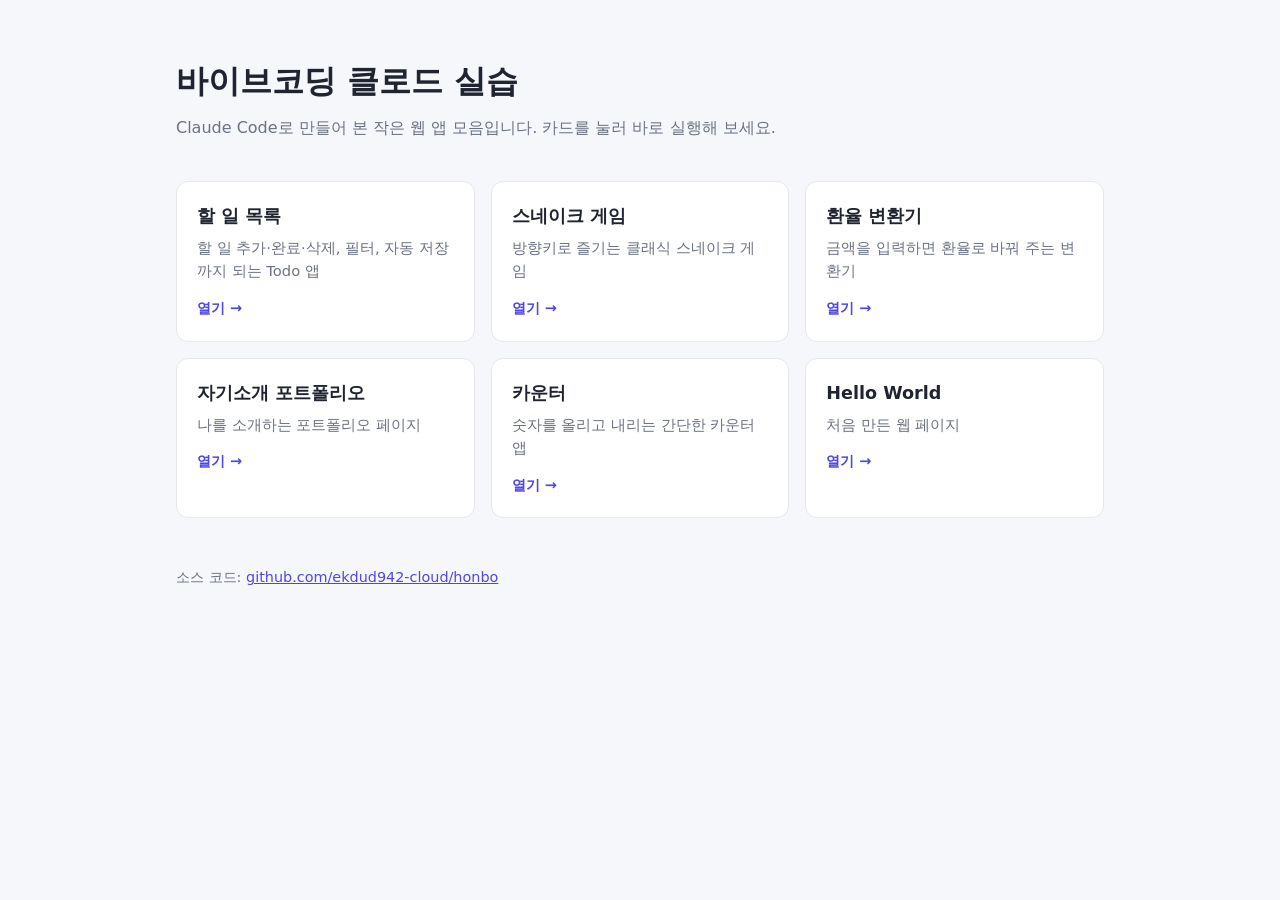
<file: index.html>
<!DOCTYPE html>
<html lang="ko">
<head>
  <meta charset="UTF-8">
  <meta name="viewport" content="width=device-width, initial-scale=1.0">
  <title>바이브코딩 클로드 실습</title>
  <style>
    :root {
      --bg: #f6f7fb;
      --card: #ffffff;
      --text: #1f2430;
      --muted: #6b7280;
      --accent: #4f46e5;
      --border: #e5e7eb;
    }
    @media (prefers-color-scheme: dark) {
      :root {
        --bg: #12141a;
        --card: #1c1f28;
        --text: #eceef3;
        --muted: #9aa1b0;
        --accent: #8b87ff;
        --border: #2b2f3b;
      }
    }
    * { box-sizing: border-box; }
    body {
      margin: 0;
      background: var(--bg);
      color: var(--text);
      font-family: "Pretendard", "Malgun Gothic", system-ui, sans-serif;
      line-height: 1.6;
    }
    main { max-width: 960px; margin: 0 auto; padding: 56px 16px 72px; }
    h1 { margin: 0 0 8px; font-size: 2rem; }
    .lead { margin: 0 0 40px; color: var(--muted); }
    .grid {
      display: grid;
      grid-template-columns: repeat(auto-fill, minmax(260px, 1fr));
      gap: 16px;
    }
    .card {
      display: block;
      padding: 20px;
      background: var(--card);
      border: 1px solid var(--border);
      border-radius: 12px;
      color: inherit;
      text-decoration: none;
      transition: transform .15s, border-color .15s;
    }
    .card:hover, .card:focus-visible {
      transform: translateY(-2px);
      border-color: var(--accent);
    }
    .card h2 { margin: 0 0 6px; font-size: 1.1rem; }
    .card p { margin: 0 0 12px; color: var(--muted); font-size: .92rem; }
    .go { color: var(--accent); font-size: .9rem; font-weight: 600; }
    footer { margin-top: 48px; color: var(--muted); font-size: .9rem; }
    footer a { color: var(--accent); }
  </style>
</head>
<body>
  <main>
    <h1>바이브코딩 클로드 실습</h1>
    <p class="lead">Claude Code로 만들어 본 작은 웹 앱 모음입니다. 카드를 눌러 바로 실행해 보세요.</p>

    <div class="grid">
      <a class="card" href="To%20do/">
        <h2>할 일 목록</h2>
        <p>할 일 추가·완료·삭제, 필터, 자동 저장까지 되는 Todo 앱</p>
        <span class="go">열기 →</span>
      </a>
      <a class="card" href="Snake%20game/">
        <h2>스네이크 게임</h2>
        <p>방향키로 즐기는 클래식 스네이크 게임</p>
        <span class="go">열기 →</span>
      </a>
      <a class="card" href="fxconveter/">
        <h2>환율 변환기</h2>
        <p>금액을 입력하면 환율로 바꿔 주는 변환기</p>
        <span class="go">열기 →</span>
      </a>
      <a class="card" href="My-Portfolio/">
        <h2>자기소개 포트폴리오</h2>
        <p>나를 소개하는 포트폴리오 페이지</p>
        <span class="go">열기 →</span>
      </a>
      <a class="card" href="Counter/">
        <h2>카운터</h2>
        <p>숫자를 올리고 내리는 간단한 카운터 앱</p>
        <span class="go">열기 →</span>
      </a>
      <a class="card" href="Hello-world/">
        <h2>Hello World</h2>
        <p>처음 만든 웹 페이지</p>
        <span class="go">열기 →</span>
      </a>
    </div>

    <footer>
      소스 코드: <a href="https://github.com/ekdud942-cloud/honbo">github.com/ekdud942-cloud/honbo</a>
    </footer>
  </main>
</body>
</html>
</file>
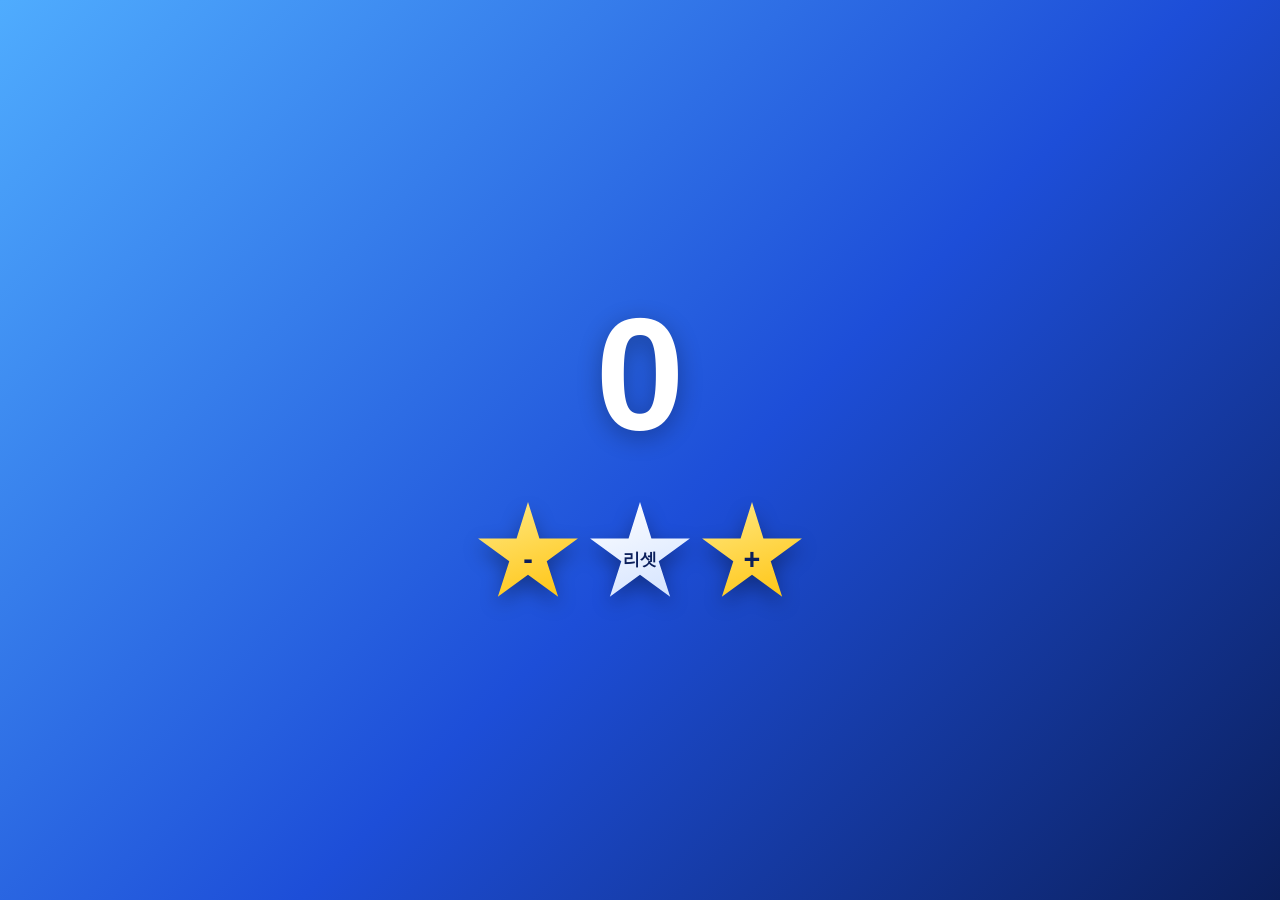
<file: count/index.html>
<!DOCTYPE html>
<html lang="ko">
<head>
  <meta charset="UTF-8">
  <meta name="viewport" content="width=device-width, initial-scale=1.0">
  <title>카운터</title>
  <link rel="stylesheet" href="style.css">
</head>
<body>
  <main class="counter">
    <!-- 현재 숫자 표시 영역 -->
    <div id="count" class="count">0</div>

    <!-- 증가 / 감소 / 리셋 버튼 -->
    <div class="buttons">
      <button id="decrease" aria-label="감소">-</button>
      <button id="reset">리셋</button>
      <button id="increase" aria-label="증가">+</button>
    </div>
  </main>
  <script src="main.js"></script>
</body>
</html>
</file>
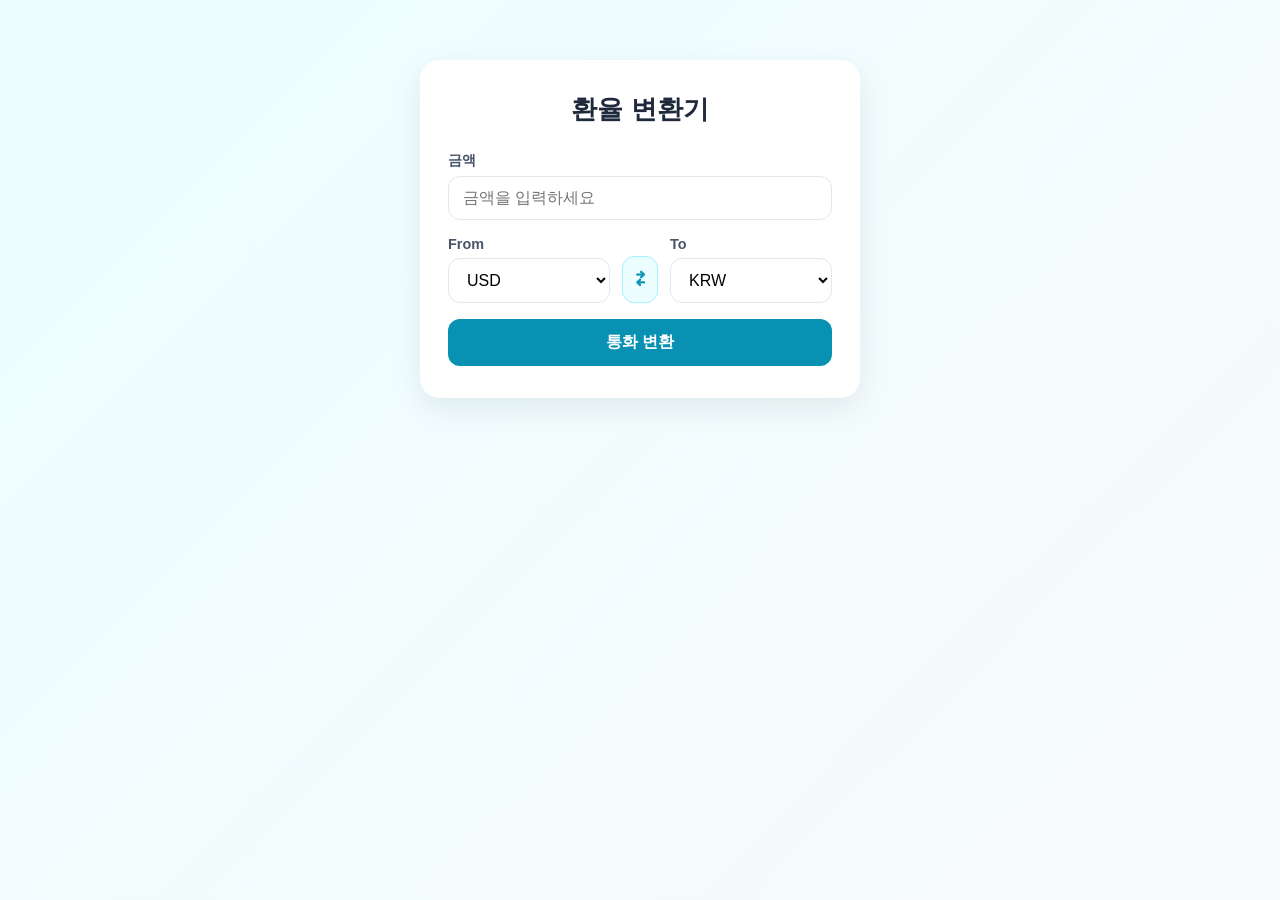
<file: fxconveter/index.html>
<!DOCTYPE html>
<html lang="ko">
<head>
  <meta charset="UTF-8">
  <meta name="viewport" content="width=device-width, initial-scale=1.0">
  <title>환율 변환기</title>
  <link rel="stylesheet" href="style.css">
</head>
<body>
  <main class="card">
    <h1 class="title">환율 변환기</h1>

    <label class="field">
      <span>금액</span>
      <input type="number" id="amount" min="0" step="any" inputmode="decimal" placeholder="금액을 입력하세요">
    </label>

    <div class="row">
      <label class="field">
        <span>From</span>
        <select id="from-currency">
          <option value="USD" selected>USD</option>
          <option value="EUR">EUR</option>
          <option value="KRW">KRW</option>
          <option value="JPY">JPY</option>
        </select>
      </label>

      <button type="button" id="swap-btn" class="swap-btn" aria-label="From과 To 통화 교환" title="통화 교환">⇄</button>

      <label class="field">
        <span>To</span>
        <select id="to-currency">
          <option value="USD">USD</option>
          <option value="EUR">EUR</option>
          <option value="KRW" selected>KRW</option>
          <option value="JPY">JPY</option>
        </select>
      </label>
    </div>

    <button type="button" id="convert-btn" class="convert-btn">통화 변환</button>

    <div id="result" class="result" aria-live="polite"></div>
  </main>

  <script src="main.js"></script>
</body>
</html>
</file>
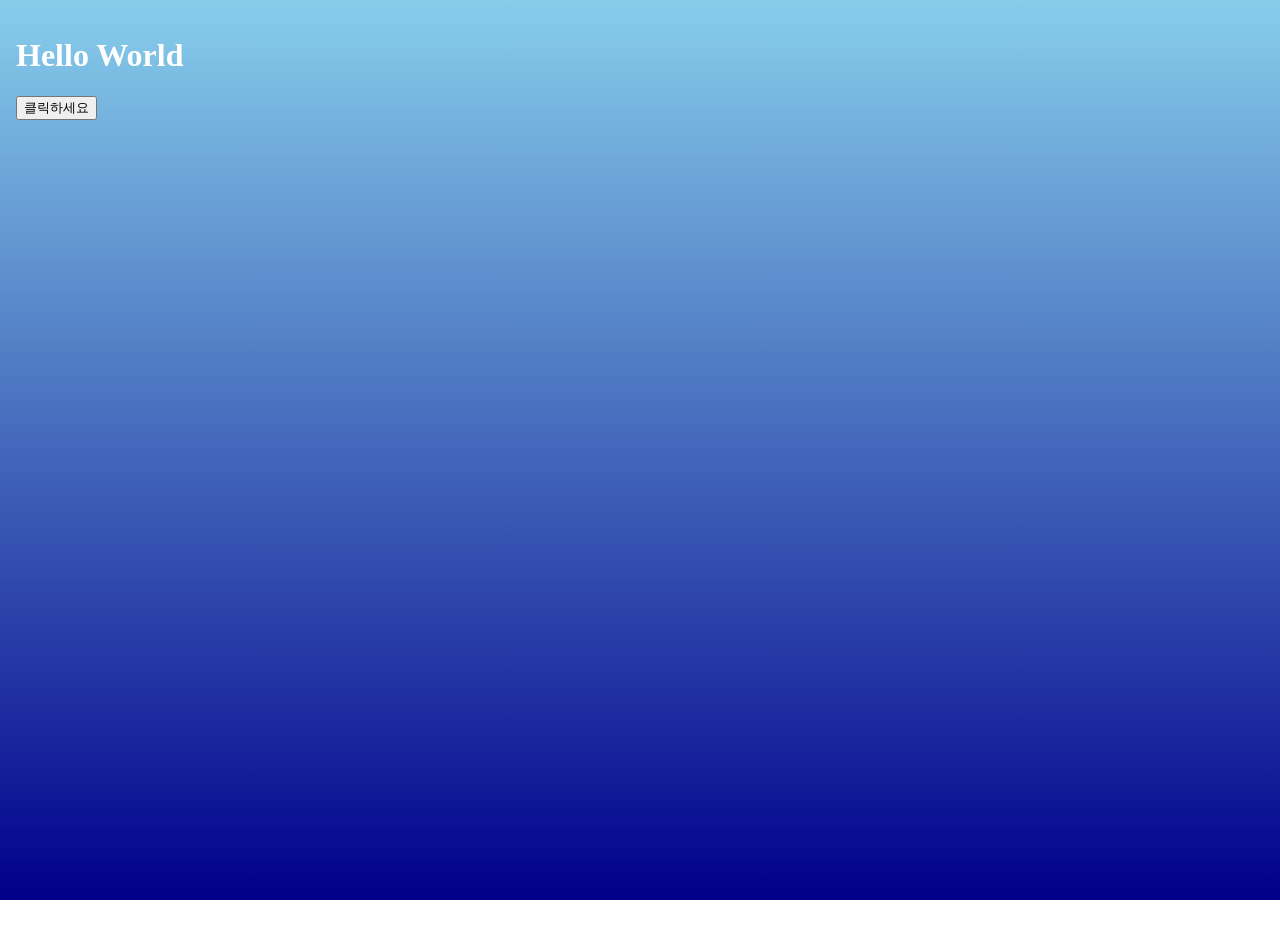
<file: Hello-world/index.html>
<!DOCTYPE html>
<html lang="ko">
<head>
  <meta charset="UTF-8">
  <meta name="viewport" content="width=device-width, initial-scale=1.0">
  <title>My first web page</title>
  <link rel="stylesheet" href="style.css">
</head>
<body>
  <h1>Hello World</h1>
  <button>클릭하세요</button>
</body>
</html>
</file>
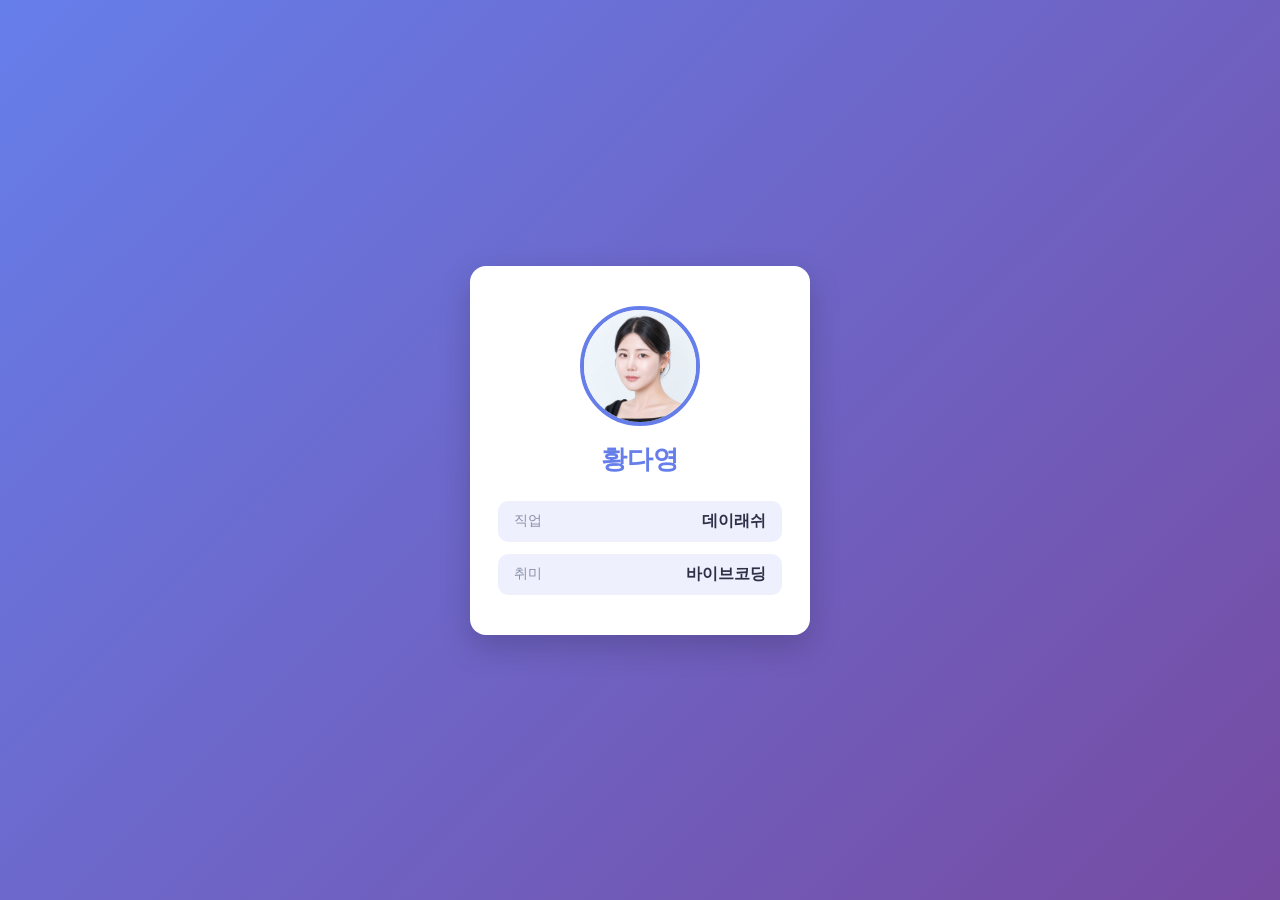
<file: My-Portfolio/index.html>
<!DOCTYPE html>
<html lang="ko">
<head>
  <meta charset="UTF-8">
  <meta name="viewport" content="width=device-width, initial-scale=1.0">
  <title>황다영 | 자기소개</title>
  <link rel="stylesheet" href="style.css">
</head>
<body>
  <div class="card">
    <img class="avatar" src="profile.png" alt="황다영 프로필 사진">
    <h1 class="name">황다영</h1>
    <div class="info">
      <div class="row">
        <span class="label">직업</span>
        <span class="value">데이래쉬</span>
      </div>
      <div class="row">
        <span class="label">취미</span>
        <span class="value">바이브코딩</span>
      </div>
    </div>
  </div>
  <script src="main.js"></script>
</body>
</html>
</file>
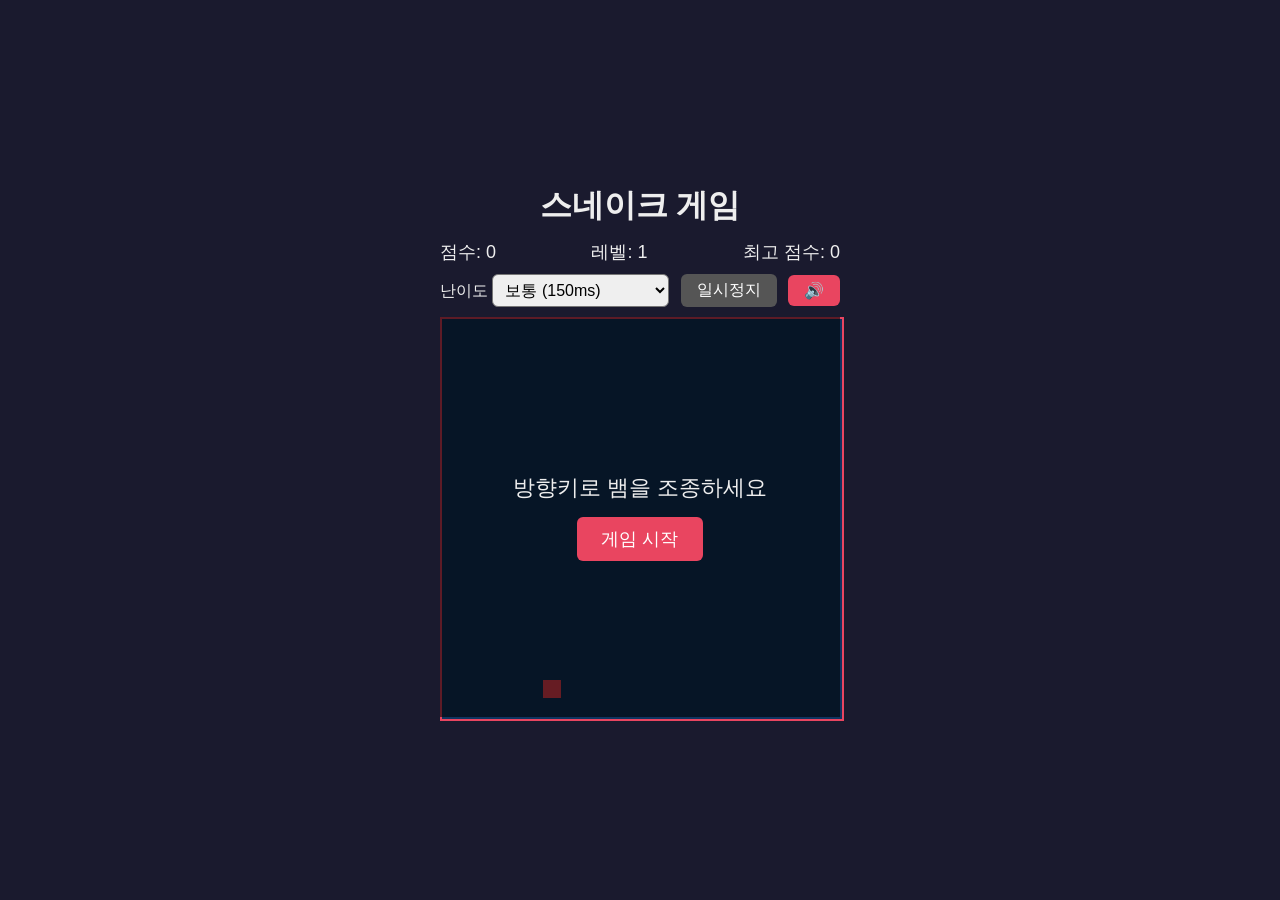
<file: Snake game/index.html>
<!DOCTYPE html>
<html lang="ko">
<head>
  <meta charset="UTF-8">
  <meta name="viewport" content="width=device-width, initial-scale=1.0">
  <title>스네이크 게임</title>
  <link rel="stylesheet" href="style.css">
</head>
<body>
  <main class="game">
    <h1>스네이크 게임</h1>
    <div class="scores">
      <div>점수: <span id="score">0</span></div>
      <div>레벨: <span id="level">1</span></div>
      <div>최고 점수: <span id="highScore">0</span></div>
    </div>
    <div class="controls">
      <label>난이도
        <select id="difficulty">
          <option value="200">쉬움 (200ms)</option>
          <option value="150" selected>보통 (150ms)</option>
          <option value="100">어려움 (100ms)</option>
          <option value="50">매우 어려움 (50ms)</option>
        </select>
      </label>
      <button id="pauseBtn" disabled>일시정지</button>
      <button id="muteBtn" title="소리 켜기/끄기">🔊</button>
    </div>
    <div class="board">
      <canvas id="canvas" width="400" height="400"></canvas>
      <div id="overlay" class="overlay">
        <p id="message">방향키로 뱀을 조종하세요</p>
        <button id="startBtn">게임 시작</button>
        <button id="restartBtn" class="hidden">다시 시작</button>
      </div>
    </div>
  </main>
  <script src="main.js"></script>
</body>
</html>
</file>
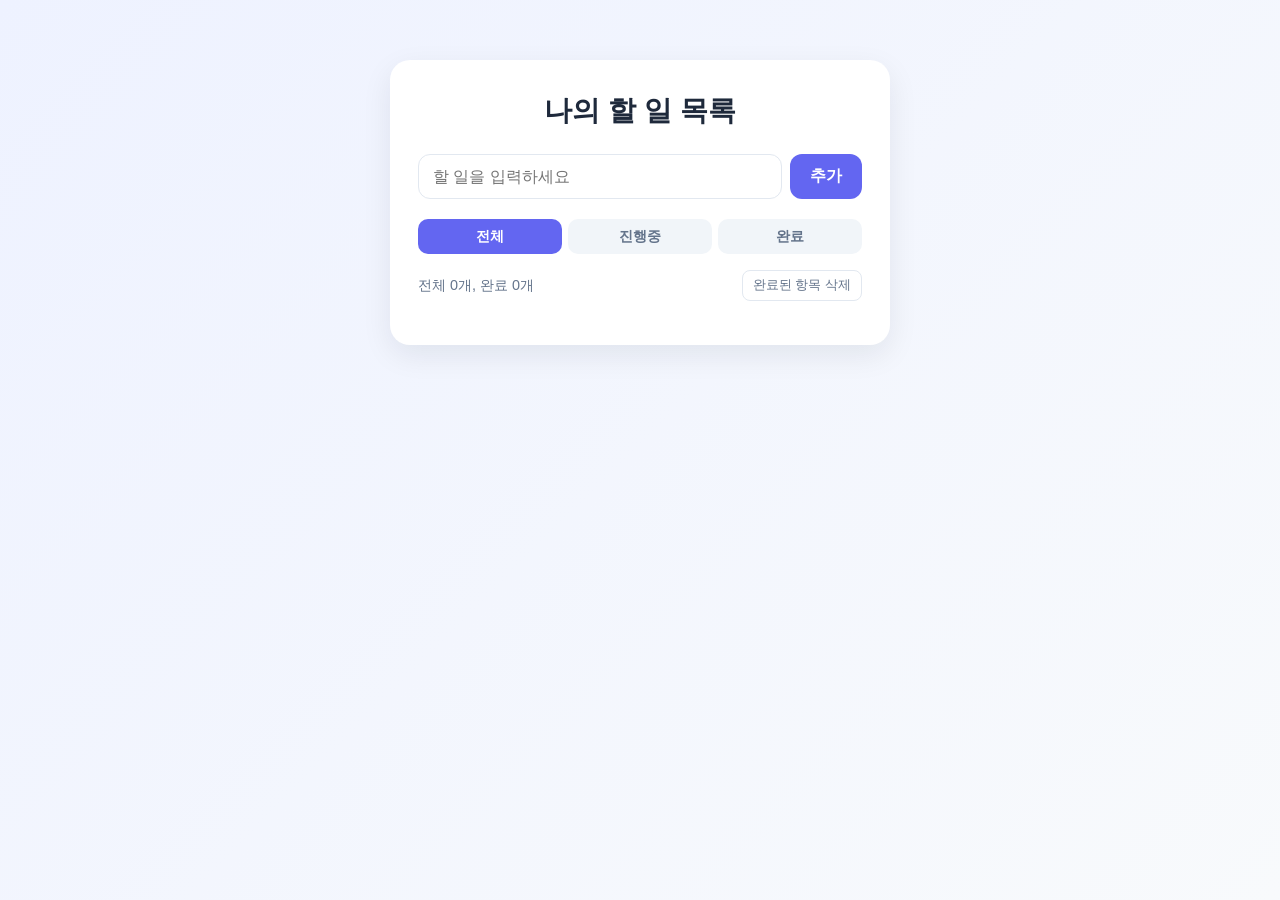
<file: To do/index.html>
<!DOCTYPE html>
<html lang="ko">
<head>
  <meta charset="UTF-8">
  <meta name="viewport" content="width=device-width, initial-scale=1.0">
  <title>나의 할 일 목록</title>
  <link rel="stylesheet" href="style.css">
</head>
<body>
  <main class="card">
    <h1 class="title">나의 할 일 목록</h1>

    <form class="todo-form" onsubmit="return false;">
      <input type="text" id="todo-input" class="todo-input" placeholder="할 일을 입력하세요" autocomplete="off">
      <button type="submit" id="add-btn" class="add-btn">추가</button>
    </form>

    <div class="filters" id="filters">
      <button type="button" class="filter-btn active" data-filter="all">전체</button>
      <button type="button" class="filter-btn" data-filter="active">진행중</button>
      <button type="button" class="filter-btn" data-filter="completed">완료</button>
    </div>

    <div class="list-info">
      <p id="todo-count" class="todo-count">전체 0개, 완료 0개</p>
      <button type="button" id="clear-completed-btn" class="clear-btn">완료된 항목 삭제</button>
    </div>

    <ul id="todo-list" class="todo-list"></ul>
  </main>

  <script src="main.js"></script>
</body>
</html>
</file>
<file: count/style.css>
/* 화면 전체를 중앙 정렬 + 파랑 그라데이션 배경 */
body {
  margin: 0;
  min-height: 100vh;
  display: flex;
  justify-content: center;
  align-items: center;
  background: linear-gradient(135deg, #4facfe 0%, #1d4ed8 55%, #0b1f5c 100%);
  font-family: "Pretendard", "Malgun Gothic", sans-serif;
}

.counter {
  text-align: center;
}

/* 크고 굵은 숫자 */
.count {
  font-size: 10rem;
  font-weight: 800;
  line-height: 1;
  color: #fff;
  margin-bottom: 48px;
  text-shadow: 0 6px 24px rgba(0, 0, 0, 0.3);
  transition: color 0.2s;
}

/* 양수: 초록 (파랑 배경에서 잘 보이는 밝은 톤) */
.count.positive {
  color: #6ee7a0;
}

/* 음수: 빨강 */
.count.negative {
  color: #ff8a8a;
}

/* 별 모양은 clip-path로 box-shadow가 잘리므로 컨테이너에 drop-shadow 적용 */
.buttons {
  display: flex;
  gap: 8px;
  justify-content: center;
  align-items: center;
  filter: drop-shadow(0 8px 10px rgba(0, 0, 0, 0.35));
}

/* 별모양 버튼 */
button {
  width: 104px;
  height: 104px;
  padding: 10px 0 0;
  font-size: 1.8rem;
  font-weight: 800;
  color: #0b1f5c;
  background: linear-gradient(160deg, #ffe985, #ffc107);
  border: none;
  cursor: pointer;
  clip-path: polygon(
    50% 0%, 61% 35%, 98% 35%, 68% 57%, 79% 91%,
    50% 70%, 21% 91%, 32% 57%, 2% 35%, 39% 35%
  );
  transition: transform 0.2s, filter 0.2s;
}

/* 호버: 살짝 커지며 위로 뜨고 밝아짐 */
button:hover {
  transform: translateY(-6px) scale(1.12);
  filter: brightness(1.1);
}

button:active {
  transform: translateY(-2px) scale(1.04);
}

/* 리셋 버튼은 흰색 별로 구분 */
#reset {
  font-size: 1.05rem;
  background: linear-gradient(160deg, #ffffff, #cfe0ff);
}
</file>
<file: fxconveter/style.css>
* {
  box-sizing: border-box;
  margin: 0;
  padding: 0;
}

body {
  min-height: 100vh;
  display: flex;
  justify-content: center;
  align-items: flex-start;
  padding: 60px 16px;
  background: linear-gradient(135deg, #ecfeff 0%, #f8fafc 100%);
  font-family: -apple-system, BlinkMacSystemFont, "Segoe UI", "Malgun Gothic", "Apple SD Gothic Neo", sans-serif;
  color: #1e293b;
}

.card {
  width: 100%;
  max-width: 440px;
  background: #fff;
  border-radius: 20px;
  padding: 32px 28px;
  box-shadow: 0 10px 30px rgba(15, 23, 42, 0.08);
}

.title {
  text-align: center;
  font-size: 1.6rem;
  margin-bottom: 24px;
}

.field {
  display: flex;
  flex-direction: column;
  gap: 6px;
  flex: 1;
  margin-bottom: 16px;
  font-size: 0.9rem;
  font-weight: 600;
  color: #475569;
}

.row {
  display: flex;
  gap: 12px;
}

.swap-btn {
  align-self: flex-end;
  margin-bottom: 16px;
  padding: 10px 12px;
  font-size: 1.3rem;
  line-height: 1.2;
  font-weight: 600;
  white-space: nowrap;
  color: #0891b2;
  background: #ecfeff;
  border: 1.5px solid #a5f3fc;
  border-radius: 12px;
  cursor: pointer;
  transition: background 0.2s;
}

.swap-btn:hover {
  background: #cffafe;
}

input,
select {
  width: 100%;
  padding: 12px 14px;
  font-size: 1rem;
  border: 1.5px solid #e2e8f0;
  border-radius: 12px;
  outline: none;
  background: #fff;
  transition: border-color 0.2s, box-shadow 0.2s;
}

input:focus,
select:focus {
  border-color: #0891b2;
  box-shadow: 0 0 0 3px rgba(8, 145, 178, 0.15);
}

.convert-btn {
  width: 100%;
  padding: 13px;
  font-size: 1rem;
  font-weight: 600;
  color: #fff;
  background: #0891b2;
  border: none;
  border-radius: 12px;
  cursor: pointer;
  transition: background 0.2s;
}

.convert-btn:hover:not(:disabled) {
  background: #0e7490;
}

.convert-btn:disabled {
  opacity: 0.6;
  cursor: wait;
}

.result {
  margin-top: 20px;
  text-align: center;
  font-size: 1.2rem;
  font-weight: 600;
  word-break: break-word;
}

.result:empty {
  display: none;
}

.result.error {
  font-size: 1rem;
  color: #ef4444;
}
</file>
<file: Hello-world/style.css>
body {
  background: linear-gradient(to bottom, skyblue, darkblue);
  background-attachment: fixed;
  color: white;
  min-height: 100vh;
  margin: 0;
  padding: 1rem;
}
</file>
<file: My-Portfolio/style.css>
:root {
  --primary: #667eea;
  --primary-dark: #764ba2;
  --primary-light: #eef0fd;
  --text: #2d3047;
  --muted: #8a8fa8;
}

* {
  box-sizing: border-box;
}

body {
  margin: 0;
  min-height: 100vh;
  display: flex;
  justify-content: center;
  align-items: center;
  background: linear-gradient(135deg, var(--primary), var(--primary-dark));
  font-family: "Pretendard", "Malgun Gothic", sans-serif;
  color: var(--text);
}

.card {
  width: 90%;
  max-width: 340px;
  padding: 40px 28px;
  background: #fff;
  border-radius: 16px;
  box-shadow: 0 12px 32px rgba(0, 0, 0, 0.18);
  text-align: center;
}

.avatar {
  width: 120px;
  height: 120px;
  margin: 0 auto 16px;
  display: block;
  object-fit: cover;
  object-position: center 35%;
  border: 4px solid var(--primary);
  border-radius: 50%;
}

.name {
  margin: 0 0 24px;
  font-size: 1.6rem;
  color: var(--primary);
}

.info {
  display: flex;
  flex-direction: column;
  gap: 12px;
}

.row {
  display: flex;
  justify-content: space-between;
  align-items: center;
  padding: 10px 16px;
  background: var(--primary-light);
  border-radius: 10px;
}

.label {
  font-size: 0.85rem;
  color: var(--muted);
}

.value {
  font-weight: 600;
}
</file>
<file: Snake game/style.css>
* { box-sizing: border-box; }

body {
  margin: 0;
  min-height: 100vh;
  display: flex;
  justify-content: center;
  align-items: center;
  background: #1a1a2e;
  color: #eee;
  font-family: "Malgun Gothic", sans-serif;
}

.game { text-align: center; }

h1 { margin: 0 0 12px; }

.scores {
  display: flex;
  justify-content: space-between;
  margin-bottom: 10px;
  font-size: 18px;
}

.controls {
  display: flex;
  justify-content: space-between;
  align-items: center;
  margin-bottom: 10px;
}

select {
  padding: 6px 8px;
  font-size: 16px;
  border-radius: 6px;
}

button:disabled { background: #555; cursor: not-allowed; }

.controls button { padding: 6px 16px; font-size: 16px; }

.board {
  position: relative;
  width: 400px;
  height: 400px;
}

canvas {
  display: block;
  background: #0f3460;
  border: 2px solid #e94560;
}

.overlay {
  position: absolute;
  inset: 0;
  display: flex;
  flex-direction: column;
  justify-content: center;
  align-items: center;
  gap: 14px;
  background: rgba(0, 0, 0, 0.6);
}

.overlay.hidden, .hidden { display: none; }

.overlay p { margin: 0; font-size: 22px; }

button {
  padding: 10px 24px;
  font-size: 18px;
  border: none;
  border-radius: 6px;
  background: #e94560;
  color: #fff;
  cursor: pointer;
}

button:hover { background: #ff6b81; }
</file>
<file: To do/style.css>
* {
  box-sizing: border-box;
  margin: 0;
  padding: 0;
}

body {
  min-height: 100vh;
  display: flex;
  justify-content: center;
  align-items: flex-start;
  padding: 60px 16px;
  background: linear-gradient(135deg, #eef2ff 0%, #f8fafc 100%);
  font-family: -apple-system, BlinkMacSystemFont, "Segoe UI", "Malgun Gothic", "Apple SD Gothic Neo", sans-serif;
  color: #1e293b;
}

.card {
  width: 100%;
  max-width: 500px;
  background: #ffffff;
  border-radius: 20px;
  padding: 32px 28px;
  box-shadow: 0 10px 30px rgba(15, 23, 42, 0.08);
}

.title {
  text-align: center;
  font-size: 1.75rem;
  font-weight: 700;
  margin-bottom: 24px;
}

.todo-form {
  display: flex;
  gap: 8px;
  margin-bottom: 20px;
}

.todo-input {
  flex: 1;
  min-width: 0;
  padding: 12px 14px;
  font-size: 1rem;
  border: 1.5px solid #e2e8f0;
  border-radius: 12px;
  outline: none;
  transition: border-color 0.2s, box-shadow 0.2s;
}

.todo-input:focus {
  border-color: #6366f1;
  box-shadow: 0 0 0 3px rgba(99, 102, 241, 0.15);
}

.add-btn {
  padding: 12px 20px;
  font-size: 1rem;
  font-weight: 600;
  color: #fff;
  background: #6366f1;
  border: none;
  border-radius: 12px;
  cursor: pointer;
  transition: background 0.2s, transform 0.1s;
}

.add-btn:hover {
  background: #4f46e5;
}

.add-btn:active {
  transform: scale(0.97);
}

.filters {
  display: flex;
  gap: 6px;
  margin-bottom: 16px;
}

.filter-btn {
  flex: 1;
  padding: 8px 0;
  font-size: 0.9rem;
  font-weight: 600;
  color: #64748b;
  background: #f1f5f9;
  border: none;
  border-radius: 10px;
  cursor: pointer;
  transition: background 0.2s, color 0.2s;
}

.filter-btn:hover {
  background: #e2e8f0;
}

.filter-btn.active {
  color: #fff;
  background: #6366f1;
}

.list-info {
  display: flex;
  justify-content: space-between;
  align-items: center;
  margin-bottom: 12px;
}

.todo-count {
  font-size: 0.9rem;
  color: #64748b;
}

.clear-btn {
  padding: 6px 10px;
  font-size: 0.8rem;
  color: #64748b;
  background: transparent;
  border: 1px solid #e2e8f0;
  border-radius: 8px;
  cursor: pointer;
  transition: color 0.2s, border-color 0.2s;
}

.clear-btn:hover {
  color: #ef4444;
  border-color: #fecaca;
}

.todo-list {
  list-style: none;
  display: flex;
  flex-direction: column;
  gap: 8px;
}

.todo-item {
  display: flex;
  align-items: center;
  gap: 10px;
  padding: 12px 14px;
  background: #f8fafc;
  border-radius: 12px;
  font-size: 1rem;
}

.todo-item .todo-text {
  flex: 1;
  word-break: break-word;
}

.todo-check {
  width: 18px;
  height: 18px;
  accent-color: #6366f1;
  cursor: pointer;
}

.delete-btn {
  padding: 6px 12px;
  font-size: 0.85rem;
  color: #ef4444;
  background: #fee2e2;
  border: none;
  border-radius: 8px;
  cursor: pointer;
  transition: background 0.2s;
}

.delete-btn:hover {
  background: #fecaca;
}

/* 완료된 항목: 취소선 */
.todo-item.completed .todo-text {
  text-decoration: line-through;
  color: #94a3b8;
}
</file>
